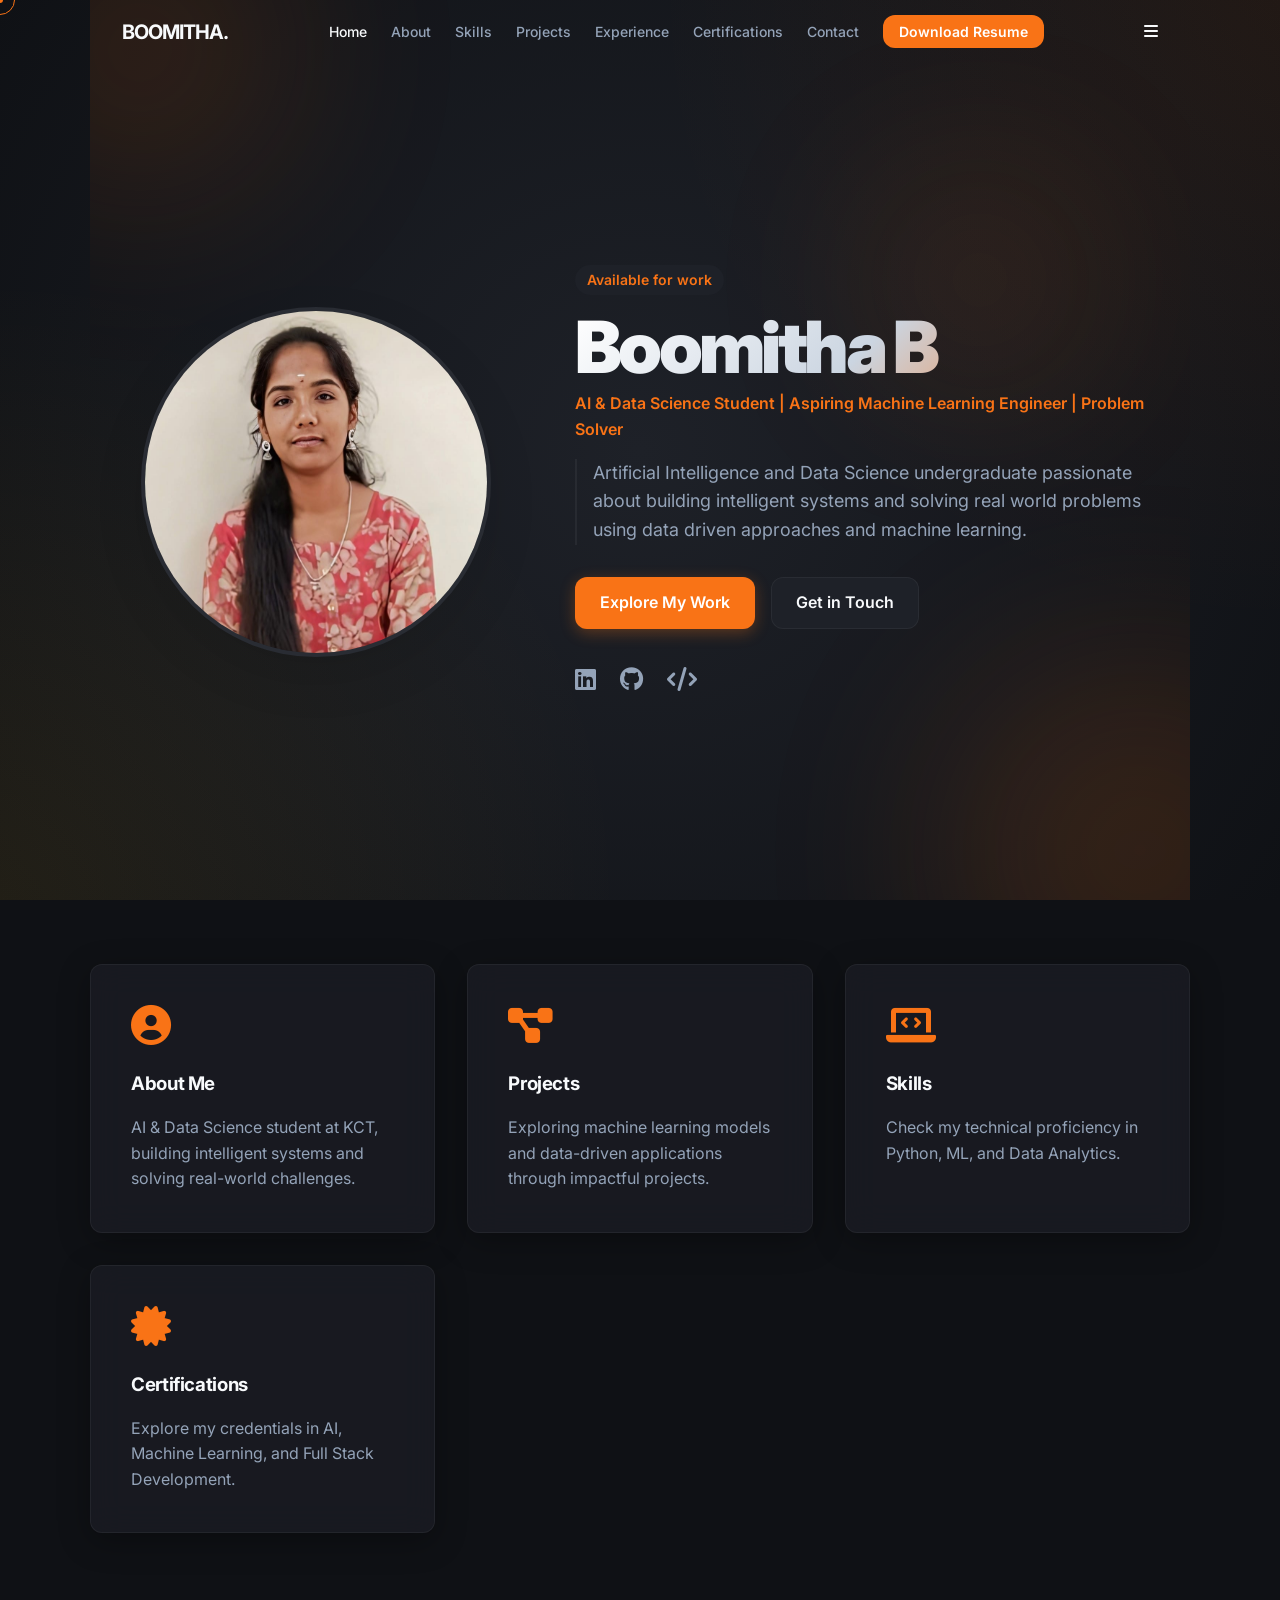
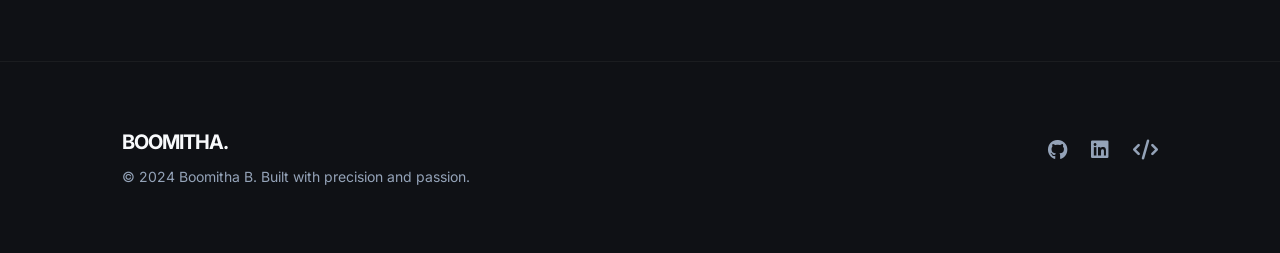
<file: index.html>
<!DOCTYPE html>
<html lang="en">

<head>
    <meta charset="UTF-8">
    <meta name="viewport" content="width=device-width, initial-scale=1.0">
    <title>Boomitha B | AI & Data Science Portfolio</title>
    <link rel="stylesheet" href="index.css">
    <link rel="stylesheet" href="https://cdnjs.cloudflare.com/ajax/libs/font-awesome/6.0.0/css/all.min.css">
</head>

<body class="dark-theme">
    <canvas id="bg-canvas"></canvas>
    <div class="custom-cursor-dot"></div>
    <div class="custom-cursor-outline"></div>
    <!-- Scroll Progress Bar -->
    <div id="scroll-progress"></div>

    <!-- Back to Top Button -->
    <button id="back-to-top" title="Go to top">
        <i class="fas fa-arrow-up"></i>
    </button>

    <!-- Navbar -->
    <header class="navbar">
        <nav class="container nav-container">
            <a href="index.html" class="logo">BOOMITHA<span>.</span></a>
            <ul class="nav-links">
                <li><a href="index.html" class="nav-link active">Home</a></li>
                <li><a href="about.html" class="nav-link">About</a></li>
                <li><a href="skills.html" class="nav-link">Skills</a></li>
                <li><a href="projects.html" class="nav-link">Projects</a></li>
                <li><a href="experience.html" class="nav-link">Experience</a></li>
                <li><a href="certifications.html" class="nav-link">Certifications</a></li>
                <li><a href="contact.html" class="nav-link">Contact</a></li>
                <li><a href="assets/Boomitha-B_23BAD021_Resume.pdf" class="btn-resume" download>Download Resume</a></li>
            </ul>
            <div class="mobile-toggle">
                <i class="fas fa-bars"></i>
            </div>
        </nav>
    </header>

    <main>
        <!-- Hero Section -->
        <section id="home" class="hero container visible">
            <div class="hero-bg-shapes">
                <div class="shape shape-1"></div>
                <div class="shape shape-2"></div>
                <div class="shape shape-3"></div>
            </div>
            <div class="hero-grid">
                <div class="hero-image-container">
                    <div class="profile-circle">
                        <img src="images/Pooja.jpg" alt="Boomitha B">
                    </div>
                </div>
                <div class="hero-content">
                    <span class="section-label">Available for work</span>
                    <h1 class="hero-title" style="margin-bottom: 0.5rem;">Boomitha B</h1>
                    <p class="hero-subtitle-top" style="font-weight: 600; color: var(--primary); margin-bottom: 1rem;">
                        AI & Data Science Student | Aspiring Machine Learning Engineer | Problem Solver</p>
                    <p class="hero-bio"
                        style="font-size: 1.125rem; color: var(--muted-foreground); margin-bottom: 2rem; border-left: 2px solid var(--border); padding-left: 1rem;">
                        Artificial Intelligence and Data Science undergraduate passionate about building intelligent
                        systems and solving real world problems using data driven approaches and machine learning.
                    </p>
                    <div class="hero-btns">
                        <a href="projects.html" class="btn btn-primary">Explore My Work</a>
                        <a href="contact.html" class="btn btn-secondary">Get in Touch</a>
                    </div>
                    <div class="hero-socials">
                        <a href="https://www.linkedin.com/in/boomitha-b-948468291/" title="LinkedIn" target="_blank"><i
                                class="fab fa-linkedin"></i></a>
                        <a href="https://github.com/Boomitha-B" title="GitHub" target="_blank"><i
                                class="fab fa-github"></i></a>
                        <a href="#" title="LeetCode"><i class="fas fa-code"></i></a>
                    </div>
                </div>
            </div>
        </section>

        <!-- Brief Highlight Sections -->
        <section class="container" style="padding: 4rem 0;">
            <div class="grid" style="grid-template-columns: repeat(auto-fit, minmax(300px, 1fr)); gap: 2rem;">
                <a href="about.html" class="card highlight-card"
                    style="padding: 2.5rem; text-decoration: none; transition: transform 0.3s ease;">
                    <i class="fas fa-user-circle"
                        style="font-size: 2.5rem; color: var(--primary); margin-bottom: 1.5rem;"></i>
                    <h3>About Me</h3>
                    <p style="color: var(--muted-foreground); margin-top: 1rem;">AI & Data Science student at KCT,
                        building intelligent systems and solving real-world challenges.</p>
                </a>
                <a href="projects.html" class="card highlight-card"
                    style="padding: 2.5rem; text-decoration: none; transition: transform 0.3s ease;">
                    <i class="fas fa-project-diagram"
                        style="font-size: 2.5rem; color: var(--primary); margin-bottom: 1.5rem;"></i>
                    <h3>Projects</h3>
                    <p style="color: var(--muted-foreground); margin-top: 1rem;">Exploring machine learning models and
                        data-driven applications through impactful projects.</p>
                </a>
                <a href="skills.html" class="card highlight-card"
                    style="padding: 2.5rem; text-decoration: none; transition: transform 0.3s ease;">
                    <i class="fas fa-laptop-code"
                        style="font-size: 2.5rem; color: var(--primary); margin-bottom: 1.5rem;"></i>
                    <h3>Skills</h3>
                    <p style="color: var(--muted-foreground); margin-top: 1rem;">Check my technical proficiency in
                        Python,
                        ML, and Data Analytics.</p>
                </a>
                <a href="certifications.html" class="card highlight-card"
                    style="padding: 2.5rem; text-decoration: none; transition: transform 0.3s ease;">
                    <i class="fas fa-certificate"
                        style="font-size: 2.5rem; color: var(--primary); margin-bottom: 1.5rem;"></i>
                    <h3>Certifications</h3>
                    <p style="color: var(--muted-foreground); margin-top: 1rem;">Explore my credentials in AI, Machine
                        Learning, and Full Stack Development.</p>
                </a>
            </div>
        </section>
    </main>

    <!-- Footer -->
    <footer class="footer">
        <div class="container footer-content">
            <div class="footer-info">
                <span class="logo">BOOMITHA<span>.</span></span>
                <p>&copy; 2024 Boomitha B. Built with precision and passion.</p>
            </div>
            <div class="footer-socials">
                <a href="https://github.com/Boomitha-B" aria-label="GitHub" target="_blank"><i
                        class="fab fa-github"></i></a>
                <a href="https://www.linkedin.com/in/boomitha-b-948468291/" aria-label="LinkedIn" target="_blank"><i
                        class="fab fa-linkedin"></i></a>
                <a href="#" aria-label="LeetCode" target="_blank"><i class="fas fa-code"></i></a>
            </div>
        </div>
    </footer>

    <script src="script.js"></script>
</body>

</html>
</file>
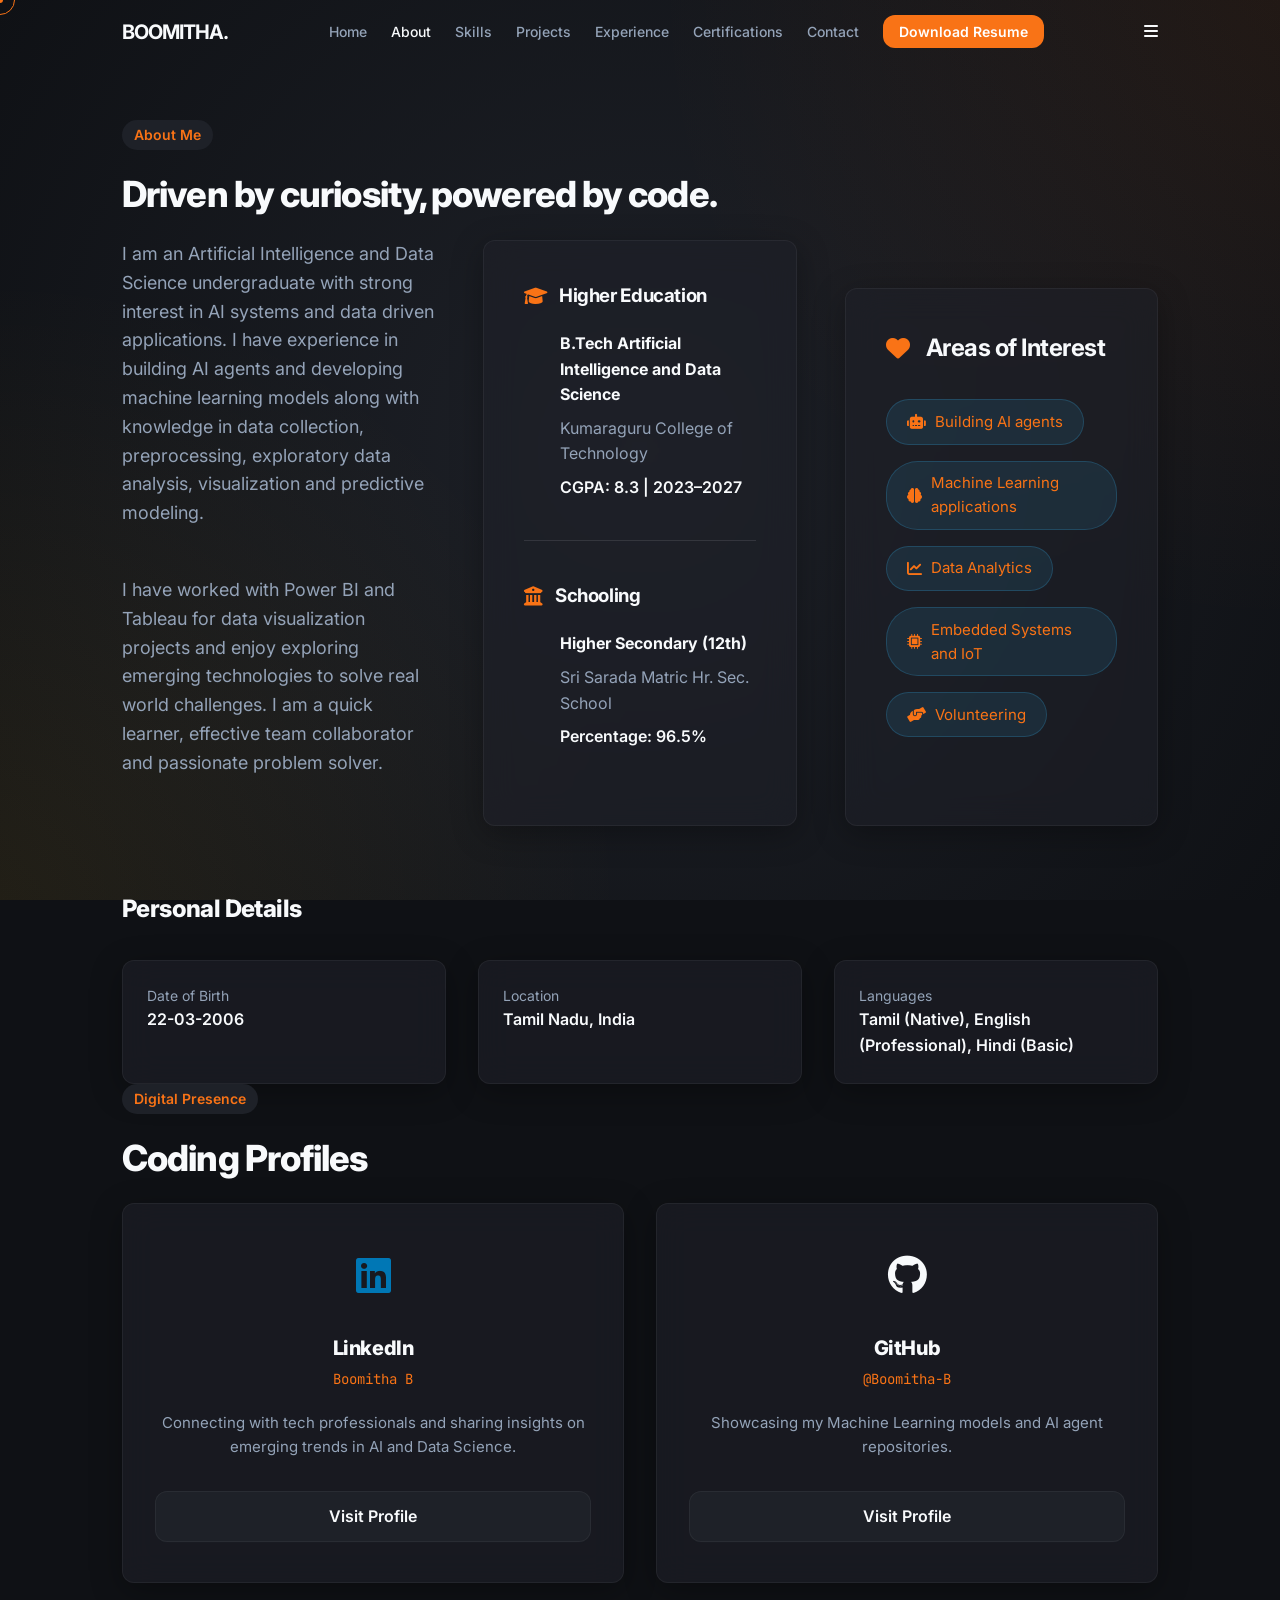
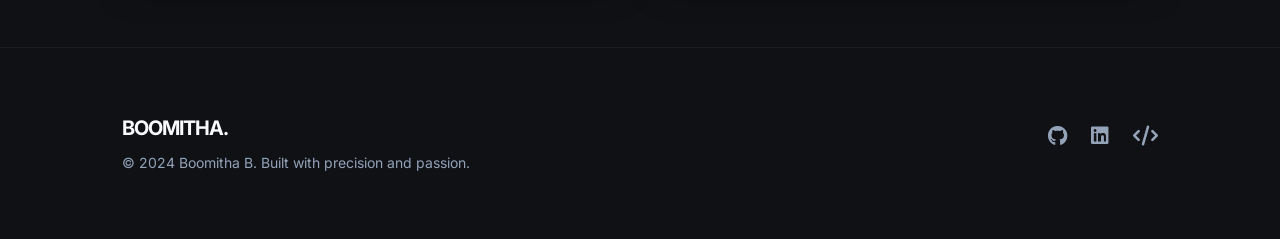
<file: about.html>
<!DOCTYPE html>
<html lang="en">

<head>
    <meta charset="UTF-8">
    <meta name="viewport" content="width=device-width, initial-scale=1.0">
    <title>About | Boomitha B</title>
    <link rel="stylesheet" href="index.css">
    <link rel="stylesheet" href="https://cdnjs.cloudflare.com/ajax/libs/font-awesome/6.0.0/css/all.min.css">
</head>

<body class="dark-theme">
    <canvas id="bg-canvas"></canvas>
    <div class="custom-cursor-dot"></div>
    <div class="custom-cursor-outline"></div>
    <div id="scroll-progress"></div>
    <button id="back-to-top" title="Go to top">
        <i class="fas fa-arrow-up"></i>
    </button>

    <header class="navbar">
        <nav class="container nav-container">
            <a href="index.html" class="logo">BOOMITHA<span>.</span></a>
            <ul class="nav-links">
                <li><a href="index.html" class="nav-link">Home</a></li>
                <li><a href="about.html" class="nav-link active">About</a></li>
                <li><a href="skills.html" class="nav-link">Skills</a></li>
                <li><a href="projects.html" class="nav-link">Projects</a></li>
                <li><a href="experience.html" class="nav-link">Experience</a></li>
                <li><a href="certifications.html" class="nav-link">Certifications</a></li>
                <li><a href="contact.html" class="nav-link">Contact</a></li>
                <li><a href="assets/Boomitha-B_23BAD021_Resume.pdf" class="btn-resume" download>Download Resume</a></li>
            </ul>
            <div class="mobile-toggle">
                <i class="fas fa-bars"></i>
            </div>
        </nav>
    </header>

    <main>
        <section id="about" class="container" style="padding-top: 120px;">
            <span class="section-label">About Me</span>
            <h2 class="section-title">Driven by curiosity, powered by code.</h2>
            <div class="grid" style="grid-template-columns: repeat(auto-fit, minmax(300px, 1fr)); gap: 3rem;">
                <div class="about-text">
                    <p class="section-description">I am an Artificial Intelligence and Data Science undergraduate with
                        strong interest in AI systems and data driven applications. I have experience in building AI
                        agents and developing machine learning models along with knowledge in data collection,
                        preprocessing, exploratory data analysis, visualization and predictive modeling.</p>
                    <p class="section-description" style="margin-top: 1rem;">I have worked with Power BI and Tableau for
                        data visualization projects and enjoy exploring emerging technologies to solve real world
                        challenges. I am a quick learner, effective team collaborator and passionate problem solver.</p>
                </div>
                <div class="about-stats card"
                    style="display: flex; flex-direction: column; gap: 2.5rem; padding: 2.5rem;">
                    <div>
                        <h3 style="margin-bottom: 1.25rem; display: flex; align-items: center; gap: 0.75rem;">
                            <i class="fas fa-graduation-cap" style="color: var(--primary);"></i>
                            Higher Education
                        </h3>
                        <div style="display: flex; flex-direction: column; gap: 0.5rem; padding-left: 2.25rem;">
                            <p><strong>B.Tech Artificial Intelligence and Data Science</strong></p>
                            <p style="color: var(--muted-foreground);">Kumaraguru College of Technology</p>
                            <p style="font-weight: 600;">CGPA: 8.3 | 2023–2027</p>
                        </div>
                    </div>
                    <div style="border-top: 1px solid rgba(255, 255, 255, 0.1); padding-top: 2.5rem;">
                        <h3 style="margin-bottom: 1.25rem; display: flex; align-items: center; gap: 0.75rem;">
                            <i class="fas fa-university" style="color: var(--primary);"></i>
                            Schooling
                        </h3>
                        <div style="display: flex; flex-direction: column; gap: 0.5rem; padding-left: 2.25rem;">
                            <p><strong>Higher Secondary (12th)</strong></p>
                            <p style="color: var(--muted-foreground);">Sri Sarada Matric Hr. Sec. School</p>
                            <p style="font-weight: 600;">Percentage: 96.5%</p>
                        </div>
                    </div>
                </div>

                <!-- Interests Section -->
                <div class="card" style="margin-top: 3rem; padding: 2.5rem;">
                    <div style="display: flex; align-items: center; gap: 1rem; margin-bottom: 2rem;">
                        <i class="fas fa-heart" style="font-size: 1.5rem; color: var(--primary);"></i>
                        <h3 style="font-size: 1.5rem;">Areas of Interest</h3>
                    </div>
                    <div style="display: flex; flex-wrap: wrap; gap: 1rem;">
                        <span class="skill-badge"
                            style="background: rgba(56, 189, 248, 0.1); color: var(--primary); padding: 0.6rem 1.25rem; border-radius: 2rem; border: 1px solid rgba(56, 189, 248, 0.2); font-size: 0.9375rem; display: flex; align-items: center; gap: 0.6rem;"><i
                                class="fas fa-robot"></i> Building AI agents</span>
                        <span class="skill-badge"
                            style="background: rgba(56, 189, 248, 0.1); color: var(--primary); padding: 0.6rem 1.25rem; border-radius: 2rem; border: 1px solid rgba(56, 189, 248, 0.2); font-size: 0.9375rem; display: flex; align-items: center; gap: 0.6rem;"><i
                                class="fas fa-brain"></i> Machine Learning applications</span>
                        <span class="skill-badge"
                            style="background: rgba(56, 189, 248, 0.1); color: var(--primary); padding: 0.6rem 1.25rem; border-radius: 2rem; border: 1px solid rgba(56, 189, 248, 0.2); font-size: 0.9375rem; display: flex; align-items: center; gap: 0.6rem;"><i
                                class="fas fa-chart-line"></i> Data Analytics</span>
                        <span class="skill-badge"
                            style="background: rgba(56, 189, 248, 0.1); color: var(--primary); padding: 0.6rem 1.25rem; border-radius: 2rem; border: 1px solid rgba(56, 189, 248, 0.2); font-size: 0.9375rem; display: flex; align-items: center; gap: 0.6rem;"><i
                                class="fas fa-microchip"></i> Embedded Systems and IoT</span>
                        <span class="skill-badge"
                            style="background: rgba(56, 189, 248, 0.1); color: var(--primary); padding: 0.6rem 1.25rem; border-radius: 2rem; border: 1px solid rgba(56, 189, 248, 0.2); font-size: 0.9375rem; display: flex; align-items: center; gap: 0.6rem;"><i
                                class="fas fa-hands-helping"></i> Volunteering</span>
                    </div>
                </div>
            </div>

            <!-- Personal Details from Resume -->
            <div style="margin-top: 4rem;">
                <h3 class="section-title" style="font-size: 1.5rem; margin-bottom: 2rem;">Personal Details</h3>
                <div class="grid" style="grid-template-columns: repeat(auto-fit, minmax(200px, 1fr)); gap: 2rem;">
                    <div class="card" style="padding: 1.5rem;">
                        <p style="color: var(--muted-foreground); font-size: 0.875rem;">Date of Birth</p>
                        <p style="font-weight: 600;">22-03-2006</p>
                    </div>
                    <div class="card" style="padding: 1.5rem;">
                        <p style="color: var(--muted-foreground); font-size: 0.875rem;">Location</p>
                        <p style="font-weight: 600;">Tamil Nadu, India</p>
                    </div>
                    <div class="card" style="padding: 1.5rem;">
                        <p style="color: var(--muted-foreground); font-size: 0.875rem;">Languages</p>
                        <p style="font-weight: 600;">Tamil (Native), English (Professional), Hindi (Basic)</p>
                    </div>
                </div>
            </div>
        </section>

        <!-- Profiles section integrated here -->
        <section id="profiles" class="container">
            <span class="section-label">Digital Presence</span>
            <h2 class="section-title">Coding Profiles</h2>
            <div class="profiles-grid">
                <div class="profile-card">
                    <div class="profile-icon linkedin-icon"><i class="fab fa-linkedin"></i></div>
                    <h3 class="platform-name">LinkedIn</h3>
                    <p class="username">Boomitha B</p>
                    <p class="profile-desc">Connecting with tech professionals and sharing insights on emerging trends
                        in AI and Data Science.</p>
                    <a href="https://www.linkedin.com/in/boomitha-b-948468291/" class="btn btn-secondary profile-btn"
                        target="_blank">Visit Profile</a>
                </div>
                <div class="profile-card">
                    <div class="profile-icon"><i class="fab fa-github"></i></div>
                    <h3 class="platform-name">GitHub</h3>
                    <p class="username">@Boomitha-B</p>
                    <p class="profile-desc">Showcasing my Machine Learning models and AI agent repositories.</p>
                    <a href="https://github.com/Boomitha-B" class="btn btn-secondary profile-btn" target="_blank">Visit
                        Profile</a>
                </div>
            </div>
        </section>
    </main>

    <footer class="footer">
        <div class="container footer-content">
            <div class="footer-info">
                <span class="logo">BOOMITHA<span>.</span></span>
                <p>&copy; 2024 Boomitha B. Built with precision and passion.</p>
            </div>
            <div class="footer-socials">
                <a href="https://github.com/Boomitha-B" aria-label="GitHub" target="_blank"><i
                        class="fab fa-github"></i></a>
                <a href="https://www.linkedin.com/in/boomitha-b-948468291/" aria-label="LinkedIn" target="_blank"><i
                        class="fab fa-linkedin"></i></a>
                <a href="#" aria-label="LeetCode" target="_blank"><i class="fas fa-code"></i></a>
            </div>
        </div>
    </footer>

    <script src="script.js"></script>
</body>

</html>
</file>
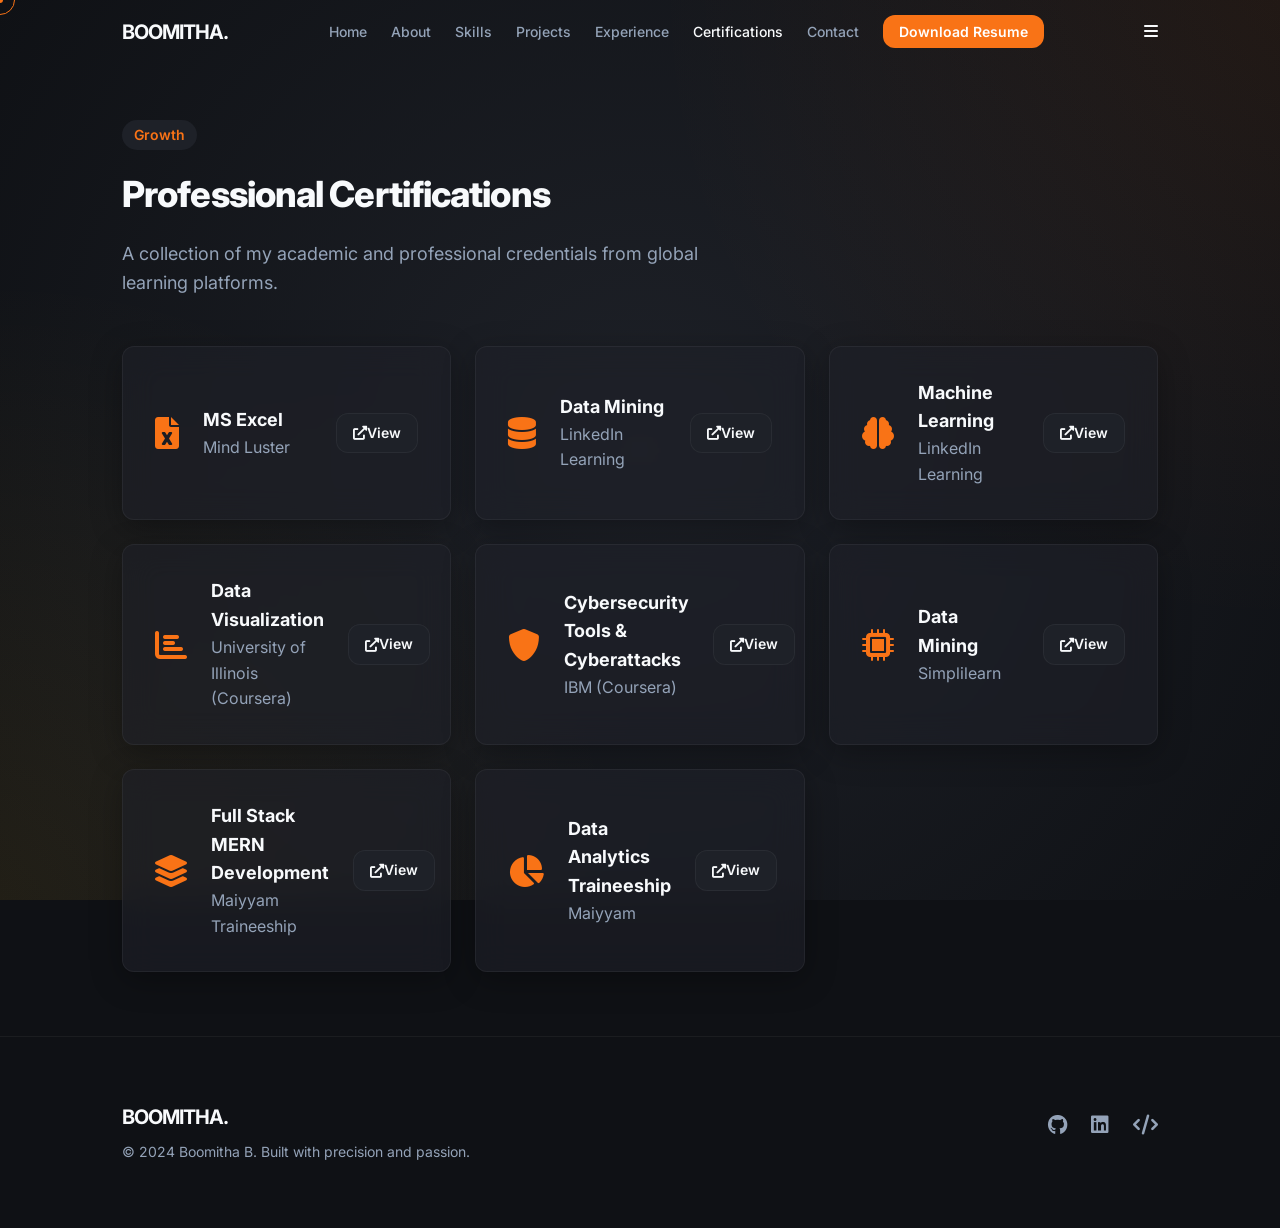
<file: certifications.html>
<!DOCTYPE html>
<html lang="en">

<head>
    <meta charset="UTF-8">
    <meta name="viewport" content="width=device-width, initial-scale=1.0">
    <title>Certifications | Boomitha B</title>
    <link rel="stylesheet" href="index.css">
    <link rel="stylesheet" href="https://cdnjs.cloudflare.com/ajax/libs/font-awesome/6.0.0/css/all.min.css">
</head>

<body class="dark-theme">
    <canvas id="bg-canvas"></canvas>
    <div class="custom-cursor-dot"></div>
    <div class="custom-cursor-outline"></div>
    <div id="scroll-progress"></div>
    <button id="back-to-top" title="Go to top">
        <i class="fas fa-arrow-up"></i>
    </button>

    <header class="navbar">
        <nav class="container nav-container">
            <a href="index.html" class="logo">BOOMITHA<span>.</span></a>
            <ul class="nav-links">
                <li><a href="index.html" class="nav-link">Home</a></li>
                <li><a href="about.html" class="nav-link">About</a></li>
                <li><a href="skills.html" class="nav-link">Skills</a></li>
                <li><a href="projects.html" class="nav-link">Projects</a></li>
                <li><a href="experience.html" class="nav-link">Experience</a></li>
                <li><a href="certifications.html" class="nav-link active">Certifications</a></li>
                <li><a href="contact.html" class="nav-link">Contact</a></li>
                <li><a href="assets/Boomitha-B_23BAD021_Resume.pdf" class="btn-resume" download>Download Resume</a></li>
            </ul>
            <div class="mobile-toggle">
                <i class="fas fa-bars"></i>
            </div>
        </nav>
    </header>

    <main>
        <section id="certifications" class="container" style="padding-top: 120px;">
            <span class="section-label">Growth</span>
            <h2 class="section-title">Professional Certifications</h2>
            <p class="section-description" style="margin-bottom: 3rem;">A collection of my academic and professional
                credentials from global learning platforms.</p>

            <div class="grid" style="grid-template-columns: repeat(auto-fit, minmax(300px, 1fr)); gap: 1.5rem;">
                <!-- MS Excel -->
                <div class="card cert-card" style="padding: 2rem; display: flex; align-items: center; gap: 1.5rem;">
                    <i class="fas fa-file-excel" style="color: var(--primary); font-size: 2rem;"></i>
                    <div style="flex-grow: 1;">
                        <h4 style="font-size: 1.125rem;">MS Excel</h4>
                        <p style="color: var(--muted-foreground);">Mind Luster</p>
                    </div>
                    <a href="https://www.mindluster.com/student/certificate/1cbbb91d" class="btn btn-secondary"
                        style="padding: 0.5rem 1rem; font-size: 0.875rem;" target="_blank"><i
                            class="fas fa-external-link-alt"></i> View</a>
                </div>
                <!-- Data Mining LinkedIn -->
                <div class="card cert-card" style="padding: 2rem; display: flex; align-items: center; gap: 1.5rem;">
                    <i class="fas fa-database" style="color: var(--primary); font-size: 2rem;"></i>
                    <div style="flex-grow: 1;">
                        <h4 style="font-size: 1.125rem;">Data Mining</h4>
                        <p style="color: var(--muted-foreground);">LinkedIn Learning</p>
                    </div>
                    <a href="https://www.linkedin.com/learning/certificates/bfaf193dbb143929810fdbe39980d9a90f59b8f88e9f341a22c0c7842fa1a003?trk=share_certificate"
                        class="btn btn-secondary" style="padding: 0.5rem 1rem; font-size: 0.875rem;" target="_blank"><i
                            class="fas fa-external-link-alt"></i> View</a>
                </div>
                <!-- Machine Learning LinkedIn -->
                <div class="card cert-card" style="padding: 2rem; display: flex; align-items: center; gap: 1.5rem;">
                    <i class="fas fa-brain" style="color: var(--primary); font-size: 2rem;"></i>
                    <div style="flex-grow: 1;">
                        <h4 style="font-size: 1.125rem;">Machine Learning</h4>
                        <p style="color: var(--muted-foreground);">LinkedIn Learning</p>
                    </div>
                    <a href="https://www.linkedin.com/learning/certificates/8df29d29c97c8086745d7e66a94ea320b609485cd945bb96da5b84e113526eff?trk=share_certificate"
                        class="btn btn-secondary" style="padding: 0.5rem 1rem; font-size: 0.875rem;" target="_blank"><i
                            class="fas fa-external-link-alt"></i> View</a>
                </div>
                <!-- Data Visualization Coursera -->
                <div class="card cert-card" style="padding: 2rem; display: flex; align-items: center; gap: 1.5rem;">
                    <i class="fas fa-chart-bar" style="color: var(--primary); font-size: 2rem;"></i>
                    <div style="flex-grow: 1;">
                        <h4 style="font-size: 1.125rem;">Data Visualization</h4>
                        <p style="color: var(--muted-foreground);">University of Illinois (Coursera)</p>
                    </div>
                    <a href="https://www.coursera.org/account/accomplishments/verify/WQPJNMYTT2OJ?utm_source=link&utm_medium=certificate&utm_content=cert_image&utm_campaign=sharing_cta&utm_product=course"
                        class="btn btn-secondary" style="padding: 0.5rem 1rem; font-size: 0.875rem;" target="_blank"><i
                            class="fas fa-external-link-alt"></i> View</a>
                </div>
                <!-- Cybersecurity IBM -->
                <div class="card cert-card" style="padding: 2rem; display: flex; align-items: center; gap: 1.5rem;">
                    <i class="fas fa-shield-alt" style="color: var(--primary); font-size: 2rem;"></i>
                    <div style="flex-grow: 1;">
                        <h4 style="font-size: 1.125rem;">Cybersecurity Tools & Cyberattacks</h4>
                        <p style="color: var(--muted-foreground);">IBM (Coursera)</p>
                    </div>
                    <a href="https://www.coursera.org/account/accomplishments/verify/JWQ5HY8YN29C?utm_source=link&utm_medium=certificate&utm_content=cert_image&utm_campaign=sharing_cta&utm_product=course"
                        class="btn btn-secondary" style="padding: 0.5rem 1rem; font-size: 0.875rem;" target="_blank"><i
                            class="fas fa-external-link-alt"></i> View</a>
                </div>
                <!-- Data Mining Simplilearn -->
                <div class="card cert-card" style="padding: 2rem; display: flex; align-items: center; gap: 1.5rem;">
                    <i class="fas fa-microchip" style="color: var(--primary); font-size: 2rem;"></i>
                    <div style="flex-grow: 1;">
                        <h4 style="font-size: 1.125rem;">Data Mining</h4>
                        <p style="color: var(--muted-foreground);">Simplilearn</p>
                    </div>
                    <a href="https://certificates.simplicdn.net/share/7885233_81334891740073786145.pdf"
                        class="btn btn-secondary" style="padding: 0.5rem 1rem; font-size: 0.875rem;" target="_blank"><i
                            class="fas fa-external-link-alt"></i> View</a>
                </div>
                <!-- Full Stack MERN -->
                <div class="card cert-card" style="padding: 2rem; display: flex; align-items: center; gap: 1.5rem;">
                    <i class="fas fa-layer-group" style="color: var(--primary); font-size: 2rem;"></i>
                    <div style="flex-grow: 1;">
                        <h4 style="font-size: 1.125rem;">Full Stack MERN Development</h4>
                        <p style="color: var(--muted-foreground);">Maiyyam Traineeship</p>
                    </div>
                    <a href="assets/certificates/mern_certificate.pdf" class="btn btn-secondary"
                        style="padding: 0.5rem 1rem; font-size: 0.875rem;" target="_blank"><i
                            class="fas fa-external-link-alt"></i> View</a>
                </div>
                <!-- Data Analytics Traineeship -->
                <div class="card cert-card" style="padding: 2rem; display: flex; align-items: center; gap: 1.5rem;">
                    <i class="fas fa-chart-pie" style="color: var(--primary); font-size: 2rem;"></i>
                    <div style="flex-grow: 1;">
                        <h4 style="font-size: 1.125rem;">Data Analytics Traineeship</h4>
                        <p style="color: var(--muted-foreground);">Maiyyam</p>
                    </div>
                    <a href="assets/certificates/analytics_certificate.pdf" class="btn btn-secondary"
                        style="padding: 0.5rem 1rem; font-size: 0.875rem;" target="_blank"><i
                            class="fas fa-external-link-alt"></i> View</a>
                </div>
            </div>
        </section>
    </main>

    <footer class="footer">
        <div class="container footer-content">
            <div class="footer-info">
                <span class="logo">BOOMITHA<span>.</span></span>
                <p>&copy; 2024 Boomitha B. Built with precision and passion.</p>
            </div>
            <div class="footer-socials">
                <a href="https://github.com/Boomitha-B" aria-label="GitHub" target="_blank"><i
                        class="fab fa-github"></i></a>
                <a href="https://www.linkedin.com/in/boomitha-b-948468291/" aria-label="LinkedIn" target="_blank"><i
                        class="fab fa-linkedin"></i></a>
                <a href="#" aria-label="LeetCode" target="_blank"><i class="fas fa-code"></i></a>
            </div>
        </div>
    </footer>

    <script src="script.js"></script>
</body>

</html>
</file>
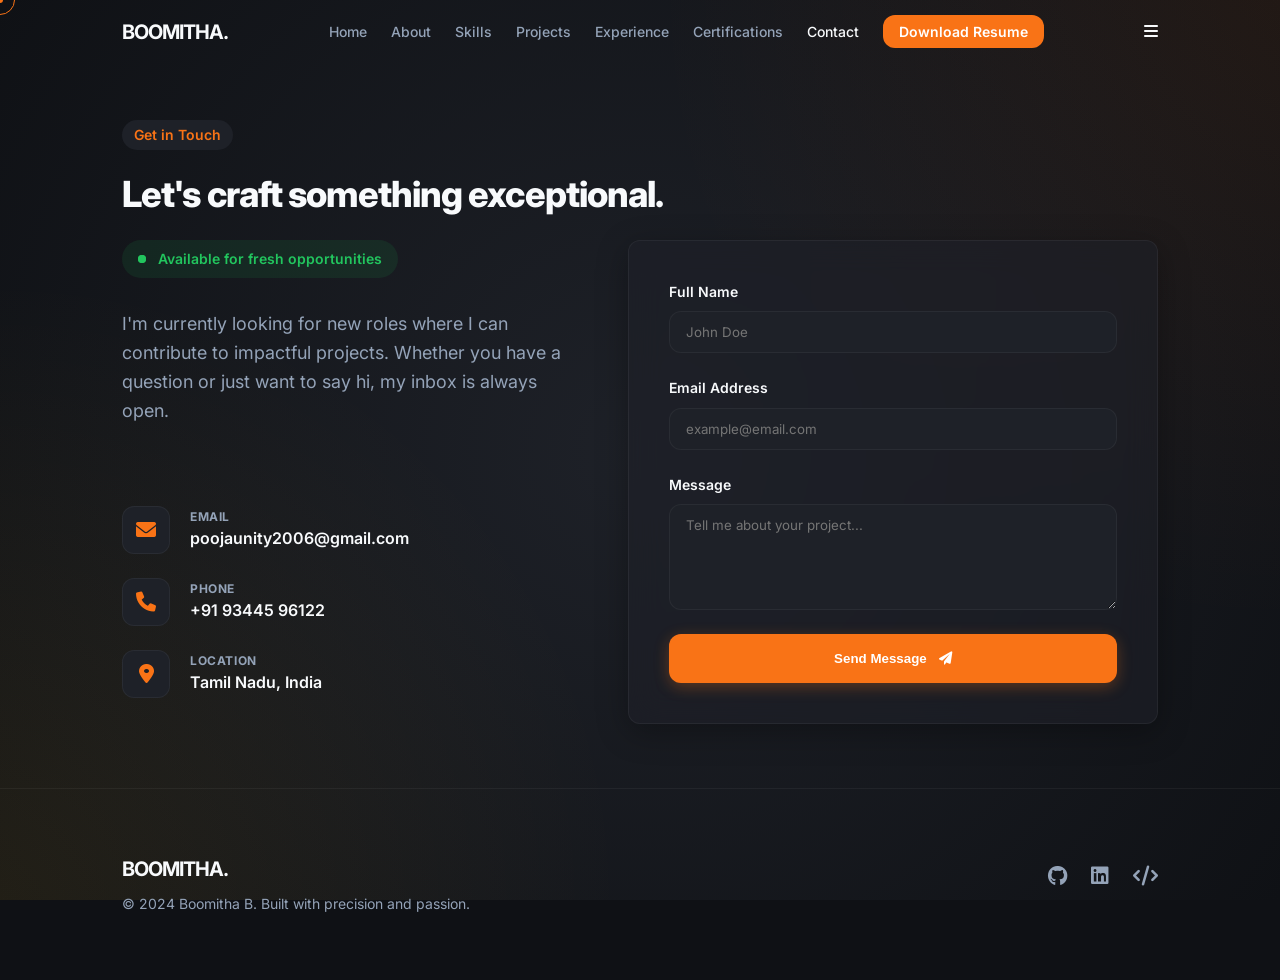
<file: contact.html>
<!DOCTYPE html>
<html lang="en">

<head>
    <meta charset="UTF-8">
    <meta name="viewport" content="width=device-width, initial-scale=1.0">
    <title>Contact | Boomitha B</title>
    <link rel="stylesheet" href="index.css">
    <link rel="stylesheet" href="https://cdnjs.cloudflare.com/ajax/libs/font-awesome/6.0.0/css/all.min.css">
</head>

<body class="dark-theme">
    <canvas id="bg-canvas"></canvas>
    <div class="custom-cursor-dot"></div>
    <div class="custom-cursor-outline"></div>
    <div id="scroll-progress"></div>
    <button id="back-to-top" title="Go to top">
        <i class="fas fa-arrow-up"></i>
    </button>

    <header class="navbar">
        <nav class="container nav-container">
            <a href="index.html" class="logo">BOOMITHA<span>.</span></a>
            <ul class="nav-links">
                <li><a href="index.html" class="nav-link">Home</a></li>
                <li><a href="about.html" class="nav-link">About</a></li>
                <li><a href="skills.html" class="nav-link">Skills</a></li>
                <li><a href="projects.html" class="nav-link">Projects</a></li>
                <li><a href="experience.html" class="nav-link">Experience</a></li>
                <li><a href="certifications.html" class="nav-link">Certifications</a></li>
                <li><a href="contact.html" class="nav-link active">Contact</a></li>
                <li><a href="assets/Boomitha-B_23BAD021_Resume.pdf" class="btn-resume" download>Download Resume</a></li>
            </ul>
            <div class="mobile-toggle">
                <i class="fas fa-bars"></i>
            </div>
        </nav>
    </header>

    <main>
        <section id="contact" class="container" style="padding-top: 120px;">
            <span class="section-label">Get in Touch</span>
            <h2 class="section-title">Let's craft something exceptional.</h2>
            <div class="contact-grid">
                <div class="contact-sidebar">
                    <div class="availability-badge">
                        <span class="pulse"></span>
                        Available for fresh opportunities
                    </div>
                    <p class="section-description">I'm currently looking for new roles where I can contribute to
                        impactful projects. Whether you have a question or just want to say hi, my inbox is always open.
                    </p>

                    <div class="contact-links">
                        <div class="contact-item">
                            <div class="contact-icon"><i class="fas fa-envelope"></i></div>
                            <div class="contact-details">
                                <span class="contact-label">Email</span>
                                <a href="mailto:poojaunity2006@gmail.com"
                                    class="contact-value">poojaunity2006@gmail.com</a>
                            </div>
                        </div>
                        <div class="contact-item">
                            <div class="contact-icon"><i class="fas fa-phone"></i></div>
                            <div class="contact-details">
                                <span class="contact-label">Phone</span>
                                <a href="tel:+919344596122" class="contact-value">+91 93445 96122</a>
                            </div>
                        </div>
                        <div class="contact-item">
                            <div class="contact-icon"><i class="fas fa-map-marker-alt"></i></div>
                            <div class="contact-details">
                                <span class="contact-label">Location</span>
                                <span class="contact-value">Tamil Nadu, India</span>
                            </div>
                        </div>
                    </div>
                </div>

                <div class="contact-form-container">
                    <form id="contact-form" class="professional-form">
                        <div class="form-group">
                            <label for="name">Full Name</label>
                            <input type="text" id="name" placeholder="John Doe" pattern="^[A-Za-z\s]+$"
                                title="Name should only contain letters and spaces" required>
                        </div>
                        <div class="form-group">
                            <label for="email">Email Address</label>
                            <input type="email" id="email" placeholder="example@email.com" required>
                        </div>
                        <div class="form-group">
                            <label for="message">Message</label>
                            <textarea id="message" rows="5" placeholder="Tell me about your project..."
                                required></textarea>
                        </div>
                        <button type="submit" class="btn btn-primary submit-btn">
                            <span>Send Message</span>
                            <i class="fas fa-paper-plane"></i>
                        </button>
                    </form>
                </div>
            </div>
        </section>
    </main>

    <footer class="footer">
        <div class="container footer-content">
            <div class="footer-info">
                <span class="logo">BOOMITHA<span>.</span></span>
                <p>&copy; 2024 Boomitha B. Built with precision and passion.</p>
            </div>
            <div class="footer-socials">
                <a href="https://github.com/Boomitha-B" aria-label="GitHub" target="_blank"><i
                        class="fab fa-github"></i></a>
                <a href="https://www.linkedin.com/in/boomitha-b-948468291/" aria-label="LinkedIn" target="_blank"><i
                        class="fab fa-linkedin"></i></a>
                <a href="#" aria-label="LeetCode" target="_blank"><i class="fas fa-code"></i></a>
            </div>
        </div>
    </footer>

    <script src="script.js"></script>
</body>

</html>
</file>
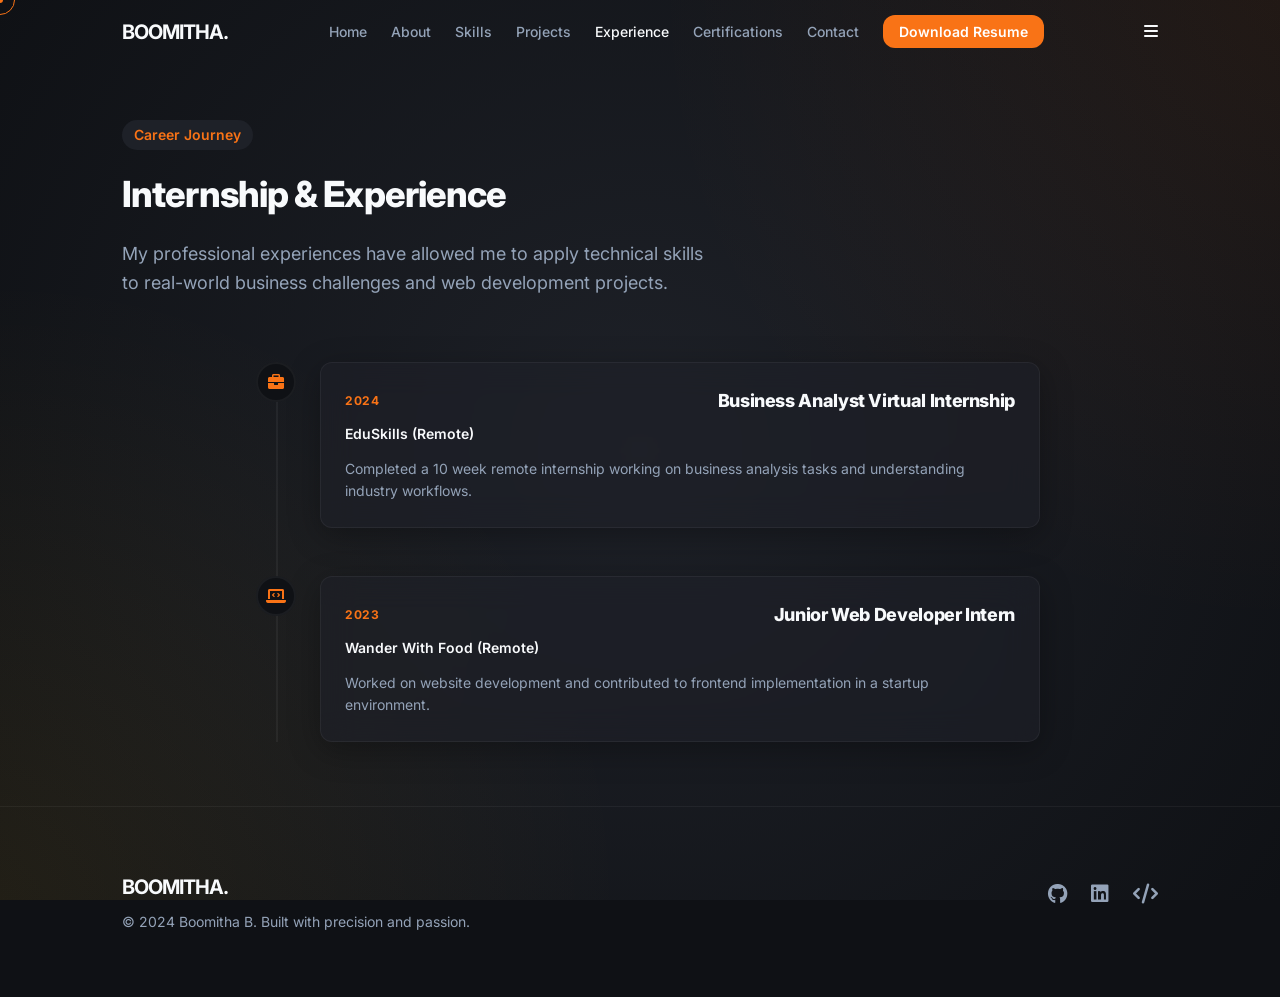
<file: experience.html>
<!DOCTYPE html>
<html lang="en">

<head>
    <meta charset="UTF-8">
    <meta name="viewport" content="width=device-width, initial-scale=1.0">
    <title>Experience | Boomitha B</title>
    <link rel="stylesheet" href="index.css">
    <link rel="stylesheet" href="https://cdnjs.cloudflare.com/ajax/libs/font-awesome/6.0.0/css/all.min.css">
</head>

<body class="dark-theme">
    <canvas id="bg-canvas"></canvas>
    <div class="custom-cursor-dot"></div>
    <div class="custom-cursor-outline"></div>
    <div id="scroll-progress"></div>
    <button id="back-to-top" title="Go to top">
        <i class="fas fa-arrow-up"></i>
    </button>

    <header class="navbar">
        <nav class="container nav-container">
            <a href="index.html" class="logo">BOOMITHA<span>.</span></a>
            <ul class="nav-links">
                <li><a href="index.html" class="nav-link">Home</a></li>
                <li><a href="about.html" class="nav-link">About</a></li>
                <li><a href="skills.html" class="nav-link">Skills</a></li>
                <li><a href="projects.html" class="nav-link">Projects</a></li>
                <li><a href="experience.html" class="nav-link active">Experience</a></li>
                <li><a href="certifications.html" class="nav-link">Certifications</a></li>
                <li><a href="contact.html" class="nav-link">Contact</a></li>
                <li><a href="assets/Boomitha-B_23BAD021_Resume.pdf" class="btn-resume" download>Download Resume</a></li>
            </ul>
            <div class="mobile-toggle">
                <i class="fas fa-bars"></i>
            </div>
        </nav>
    </header>

    <main>
        <section id="experience" class="container" style="padding-top: 120px;">
            <span class="section-label">Career Journey</span>
            <h2 class="section-title">Internship & Experience</h2>
            <p class="section-description" style="margin-bottom: 3rem;">My professional experiences have allowed me to
                apply technical skills to real-world business challenges and web development projects.</p>

            <div class="timeline">
                <!-- Internship 1 -->
                <div class="timeline-item">
                    <div class="timeline-dot"><i class="fas fa-briefcase"></i></div>
                    <div class="timeline-content">
                        <div class="timeline-header">
                            <span class="timeline-year">2024</span>
                            <h3 class="timeline-event">Business Analyst Virtual Internship</h3>
                        </div>
                        <div class="timeline-rank">EduSkills (Remote)</div>
                        <p class="timeline-desc">Completed a 10 week remote internship working on business analysis
                            tasks and understanding industry workflows.</p>
                    </div>
                </div>

                <!-- Internship 2 -->
                <div class="timeline-item">
                    <div class="timeline-dot"><i class="fas fa-laptop-code"></i></div>
                    <div class="timeline-content">
                        <div class="timeline-header">
                            <span class="timeline-year">2023</span>
                            <h3 class="timeline-event">Junior Web Developer Intern</h3>
                        </div>
                        <div class="timeline-rank">Wander With Food (Remote)</div>
                        <p class="timeline-desc">Worked on website development and contributed to frontend
                            implementation in a startup environment.</p>
                    </div>
                </div>
            </div>
        </section>
    </main>

    <footer class="footer">
        <div class="container footer-content">
            <div class="footer-info">
                <span class="logo">BOOMITHA<span>.</span></span>
                <p>&copy; 2024 Boomitha B. Built with precision and passion.</p>
            </div>
            <div class="footer-socials">
                <a href="https://github.com/Boomitha-B" aria-label="GitHub" target="_blank"><i
                        class="fab fa-github"></i></a>
                <a href="https://www.linkedin.com/in/boomitha-b-948468291/" aria-label="LinkedIn" target="_blank"><i
                        class="fab fa-linkedin"></i></a>
                <a href="#" aria-label="LeetCode" target="_blank"><i class="fas fa-code"></i></a>
            </div>
        </div>
    </footer>

    <script src="script.js"></script>
</body>

</html>
</file>
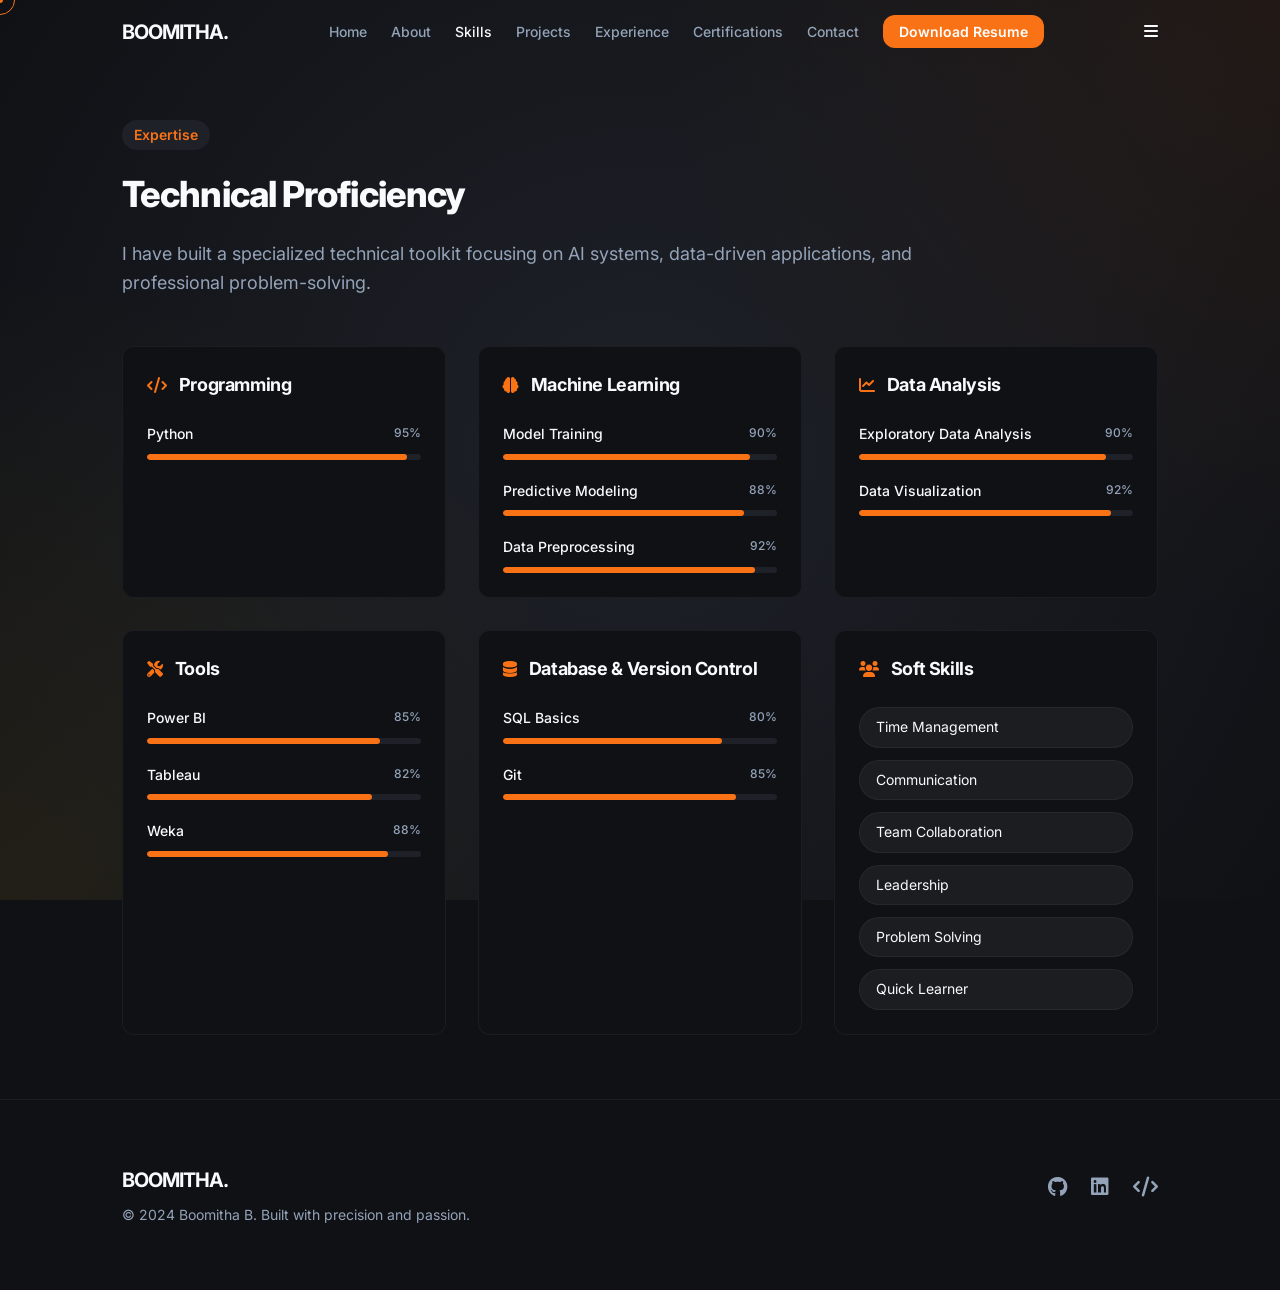
<file: skills.html>
<!DOCTYPE html>
<html lang="en">

<head>
    <meta charset="UTF-8">
    <meta name="viewport" content="width=device-width, initial-scale=1.0">
    <title>Skills | Boomitha B</title>
    <link rel="stylesheet" href="index.css">
    <link rel="stylesheet" href="https://cdnjs.cloudflare.com/ajax/libs/font-awesome/6.0.0/css/all.min.css">
</head>

<body class="dark-theme">
    <canvas id="bg-canvas"></canvas>
    <div class="custom-cursor-dot"></div>
    <div class="custom-cursor-outline"></div>
    <div id="scroll-progress"></div>
    <button id="back-to-top" title="Go to top">
        <i class="fas fa-arrow-up"></i>
    </button>

    <header class="navbar">
        <nav class="container nav-container">
            <a href="index.html" class="logo">BOOMITHA<span>.</span></a>
            <ul class="nav-links">
                <li><a href="index.html" class="nav-link">Home</a></li>
                <li><a href="about.html" class="nav-link">About</a></li>
                <li><a href="skills.html" class="nav-link active">Skills</a></li>
                <li><a href="projects.html" class="nav-link">Projects</a></li>
                <li><a href="experience.html" class="nav-link">Experience</a></li>
                <li><a href="certifications.html" class="nav-link">Certifications</a></li>
                <li><a href="contact.html" class="nav-link">Contact</a></li>
                <li><a href="assets/Boomitha-B_23BAD021_Resume.pdf" class="btn-resume" download>Download Resume</a></li>
            </ul>
            <div class="mobile-toggle">
                <i class="fas fa-bars"></i>
            </div>
        </nav>
    </header>

    <main>
        <section id="skills" class="container" style="padding-top: 120px;">
            <span class="section-label">Expertise</span>
            <h2 class="section-title">Technical Proficiency</h2>
            <p class="section-description" style="margin-bottom: 3rem; max-width: 800px;">I have built a specialized
                technical toolkit focusing on AI systems, data-driven applications, and professional problem-solving.
            </p>

            <div class="skills-categories-grid">
                <!-- Programming -->
                <div class="category-card">
                    <h3 class="category-title"><i class="fas fa-code"></i> Programming</h3>
                    <div class="skills-list">
                        <div class="skill-item">
                            <div class="skill-info"><span>Python</span><span>95%</span></div>
                            <div class="skill-bar">
                                <div class="skill-progress" style="width: 95%;"></div>
                            </div>
                        </div>
                    </div>
                </div>

                <!-- Machine Learning -->
                <div class="category-card">
                    <h3 class="category-title"><i class="fas fa-brain"></i> Machine Learning</h3>
                    <div class="skills-list">
                        <div class="skill-item">
                            <div class="skill-info"><span>Model Training</span><span>90%</span></div>
                            <div class="skill-bar">
                                <div class="skill-progress" style="width: 90%;"></div>
                            </div>
                        </div>
                        <div class="skill-item">
                            <div class="skill-info"><span>Predictive Modeling</span><span>88%</span></div>
                            <div class="skill-bar">
                                <div class="skill-progress" style="width: 88%;"></div>
                            </div>
                        </div>
                        <div class="skill-item">
                            <div class="skill-info"><span>Data Preprocessing</span><span>92%</span></div>
                            <div class="skill-bar">
                                <div class="skill-progress" style="width: 92%;"></div>
                            </div>
                        </div>
                    </div>
                </div>

                <!-- Data Analysis -->
                <div class="category-card">
                    <h3 class="category-title"><i class="fas fa-chart-line"></i> Data Analysis</h3>
                    <div class="skills-list">
                        <div class="skill-item">
                            <div class="skill-info"><span>Exploratory Data Analysis</span><span>90%</span></div>
                            <div class="skill-bar">
                                <div class="skill-progress" style="width: 90%;"></div>
                            </div>
                        </div>
                        <div class="skill-item">
                            <div class="skill-info"><span>Data Visualization</span><span>92%</span></div>
                            <div class="skill-bar">
                                <div class="skill-progress" style="width: 92%;"></div>
                            </div>
                        </div>
                    </div>
                </div>

                <!-- Tools -->
                <div class="category-card">
                    <h3 class="category-title"><i class="fas fa-tools"></i> Tools</h3>
                    <div class="skills-list">
                        <div class="skill-item">
                            <div class="skill-info"><span>Power BI</span><span>85%</span></div>
                            <div class="skill-bar">
                                <div class="skill-progress" style="width: 85%;"></div>
                            </div>
                        </div>
                        <div class="skill-item">
                            <div class="skill-info"><span>Tableau</span><span>82%</span></div>
                            <div class="skill-bar">
                                <div class="skill-progress" style="width: 82%;"></div>
                            </div>
                        </div>
                        <div class="skill-item">
                            <div class="skill-info"><span>Weka</span><span>88%</span></div>
                            <div class="skill-bar">
                                <div class="skill-progress" style="width: 88%;"></div>
                            </div>
                        </div>
                    </div>
                </div>

                <!-- Database & Version Control -->
                <div class="category-card">
                    <h3 class="category-title"><i class="fas fa-database"></i> Database & Version Control</h3>
                    <div class="skills-list">
                        <div class="skill-item">
                            <div class="skill-info"><span>SQL Basics</span><span>80%</span></div>
                            <div class="skill-bar">
                                <div class="skill-progress" style="width: 80%;"></div>
                            </div>
                        </div>
                        <div class="skill-item">
                            <div class="skill-info"><span>Git</span><span>85%</span></div>
                            <div class="skill-bar">
                                <div class="skill-progress" style="width: 85%;"></div>
                            </div>
                        </div>
                    </div>
                </div>

                <!-- Soft Skills -->
                <div class="category-card">
                    <h3 class="category-title"><i class="fas fa-users"></i> Soft Skills</h3>
                    <div class="skills-list horizontal-skills" style="display: flex; flex-wrap: wrap; gap: 0.75rem;">
                        <span class="skill-badge"
                            style="background: rgba(255,255,255,0.05); padding: 0.5rem 1rem; border-radius: 2rem; border: 1px solid var(--border); font-size: 0.875rem;">Time
                            Management</span>
                        <span class="skill-badge"
                            style="background: rgba(255,255,255,0.05); padding: 0.5rem 1rem; border-radius: 2rem; border: 1px solid var(--border); font-size: 0.875rem;">Communication</span>
                        <span class="skill-badge"
                            style="background: rgba(255,255,255,0.05); padding: 0.5rem 1rem; border-radius: 2rem; border: 1px solid var(--border); font-size: 0.875rem;">Team
                            Collaboration</span>
                        <span class="skill-badge"
                            style="background: rgba(255,255,255,0.05); padding: 0.5rem 1rem; border-radius: 2rem; border: 1px solid var(--border); font-size: 0.875rem;">Leadership</span>
                        <span class="skill-badge"
                            style="background: rgba(255,255,255,0.05); padding: 0.5rem 1rem; border-radius: 2rem; border: 1px solid var(--border); font-size: 0.875rem;">Problem
                            Solving</span>
                        <span class="skill-badge"
                            style="background: rgba(255,255,255,0.05); padding: 0.5rem 1rem; border-radius: 2rem; border: 1px solid var(--border); font-size: 0.875rem;">Quick
                            Learner</span>
                    </div>
                </div>
            </div>
        </section>
    </main>

    <footer class="footer">
        <div class="container footer-content">
            <div class="footer-info">
                <span class="logo">BOOMITHA<span>.</span></span>
                <p>&copy; 2024 Boomitha B. Built with precision and passion.</p>
            </div>
            <div class="footer-socials">
                <a href="https://github.com/Boomitha-B" aria-label="GitHub" target="_blank"><i
                        class="fab fa-github"></i></a>
                <a href="https://www.linkedin.com/in/boomitha-b-948468291/" aria-label="LinkedIn" target="_blank"><i
                        class="fab fa-linkedin"></i></a>
                <a href="#" aria-label="LeetCode" target="_blank"><i class="fas fa-code"></i></a>
            </div>
        </div>
    </footer>

    <script src="script.js"></script>
</body>

</html>
</file>
<file: index.css>
@import url('https://fonts.googleapis.com/css2?family=Inter:ital,opsz,wght@0,14..32,100..900;1,14..32,100..900&family=JetBrains+Mono:ital,wght@0,100..800;1,100..800&display=swap');

:root {
    /* Charcoal Slate & Sunset Orange Palette */
    --background: #0f1115;
    /* Professional "Lite Black" */
    --foreground: #f8fafc;
    --muted: #1e2128;
    --muted-foreground: #94a3b8;
    --border: rgba(255, 255, 255, 0.05);
    --primary: #f97316;
    /* Sunset Orange */
    --primary-foreground: #ffffff;
    --secondary: #27272a;
    --secondary-foreground: #f8fafc;
    --accent: #fbbf24;
    /* Golden Amber */
    --accent-foreground: #0f1115;

    /* Professional Shadows with Orange Glow */
    --shadow-sm: 0 1px 2px 0 rgba(0, 0, 0, 0.5);
    --shadow: 0 10px 15px -3px rgba(0, 0, 0, 0.6);
    --shadow-md: 0 20px 25px -5px rgba(0, 0, 0, 0.7);
    --glow: 0 0 20px rgba(249, 115, 22, 0.15);

    /* Transitions */
    --transition-fast: 0.2s cubic-bezier(0.4, 0, 0.2, 1);
    --transition-slow: 0.5s cubic-bezier(0.4, 0, 0.2, 1);

    /* Borders */
    --radius: 12px;
}

/* Custom Cursor */
.custom-cursor-dot,
.custom-cursor-outline {
    pointer-events: none;
    position: fixed;
    top: 0;
    left: 0;
    transform: translate(-50%, -50%);
    border-radius: 50%;
    z-index: 9999;
    transition: transform 0.1s ease-out, opacity 0.3s ease-in-out, background-color 0.3s ease;
}

.custom-cursor-dot {
    width: 6px;
    height: 6px;
    background-color: var(--primary);
}

.custom-cursor-outline {
    width: 30px;
    height: 30px;
    border: 1.5px solid var(--primary);
    transition: width 0.3s ease, height 0.3s ease, border-color 0.3s ease, transform 0.15s ease-out;
}

.cursor-hover .custom-cursor-dot {
    transform: translate(-50%, -50%) scale(1.5);
    background-color: var(--accent);
}

.cursor-hover .custom-cursor-outline {
    width: 50px;
    height: 50px;
    border-color: var(--accent);
    background-color: rgba(249, 115, 22, 0.05);
}

@media (max-width: 768px) {

    .custom-cursor-dot,
    .custom-cursor-outline {
        display: none;
    }
}

/* Background Animation */
#bg-canvas {
    position: fixed;
    top: 0;
    left: 0;
    width: 100%;
    height: 100%;
    z-index: -1;
    pointer-events: none;
    opacity: 0.4;
}

/* Success Toast Notification */
.toast {
    position: fixed;
    bottom: 2rem;
    right: 2rem;
    padding: 1rem 1.75rem;
    background: rgba(34, 197, 94, 0.1) !important;
    backdrop-filter: blur(12px) !important;
    border: 1px solid rgba(34, 197, 94, 0.5) !important;
    color: #22c55e !important;
    border-radius: var(--radius);
    display: flex;
    align-items: center;
    gap: 0.75rem;
    z-index: 2000;
    box-shadow: 0 10px 25px -5px rgba(0, 0, 0, 0.4), 0 0 15px rgba(34, 197, 94, 0.2);
    transform: translateX(120%);
    transition: transform 0.5s cubic-bezier(0.4, 0, 0.2, 1);
    font-weight: 600;
}

.toast.visible {
    transform: translateX(0);
}

.toast i {
    font-size: 1.25rem;
}

* {
    margin: 0;
    padding: 0;
    box-sizing: border-box;
}

html {
    scroll-behavior: smooth;
}

body {
    font-family: 'Inter', sans-serif;
    background-color: var(--background);
    background-image:
        radial-gradient(circle at 100% 0%, rgba(249, 115, 22, 0.08) 0%, transparent 40%),
        radial-gradient(circle at 0% 100%, rgba(251, 191, 36, 0.08) 0%, transparent 40%),
        radial-gradient(circle at 50% 50%, #1e2128 0%, var(--background) 100%);
    background-attachment: fixed;
    color: var(--foreground);
    line-height: 1.6;
    -webkit-font-smoothing: antialiased;
}

/* Glassmorphism Refinement */
.card,
.card,
.project-card,
.skill-card,
.profile-card,
.timeline-content,
.contact-form-container,
.navbar.scrolled {
    background: rgba(30, 33, 40, 0.6) !important;
    backdrop-filter: blur(16px) !important;
    border: 1px solid rgba(255, 255, 255, 0.05) !important;
    box-shadow: 0 8px 32px 0 rgba(0, 0, 0, 0.3);
}

code,
pre {
    font-family: 'JetBrains Mono', monospace;
}

a {
    color: inherit;
    text-decoration: none;
    transition: var(--transition-fast);
}

ul {
    list-style: none;
}

/* Layout Utilities */
.container {
    max-width: 1100px;
    margin: 0 auto;
    padding: 0 2rem;
}

section {
    padding: 6rem 0;
    opacity: 0;
    transform: translateY(20px);
    transition: opacity var(--transition-slow), transform var(--transition-slow);
}

section.visible {
    opacity: 1;
    transform: translateY(0);
}

.section-label {
    display: inline-block;
    padding: 0.25rem 0.75rem;
    background: var(--muted);
    color: var(--primary);
    border-radius: 9999px;
    font-size: 0.875rem;
    font-weight: 600;
    margin-bottom: 1rem;
}

.section-title {
    font-size: 2.25rem;
    font-weight: 800;
    letter-spacing: -0.025em;
    margin-bottom: 1rem;
}

.section-description {
    color: var(--muted-foreground);
    font-size: 1.125rem;
    max-width: 600px;
    margin-bottom: 3rem;
}

/* Navbar */
.navbar {
    position: fixed;
    top: 0;
    width: 100%;
    z-index: 1000;
    border-bottom: 1px solid transparent;
    transition: var(--transition-fast);
}

.navbar.scrolled {
    background: rgba(var(--background), 0.8);
    backdrop-filter: blur(8px);
    border-bottom: 1px solid var(--border);
}

.nav-container {
    display: flex;
    justify-content: space-between;
    align-items: center;
    height: 4rem;
}

.logo {
    font-weight: 700;
    font-size: 1.25rem;
    letter-spacing: -0.05em;
}

.nav-links {
    display: flex;
    gap: 1.5rem;
    align-items: center;
}

.nav-link {
    font-size: 0.875rem;
    font-weight: 500;
    color: var(--muted-foreground);
}

.nav-link:hover,
.nav-link.active {
    color: var(--foreground);
}

.btn-resume {
    background: var(--primary);
    color: var(--primary-foreground);
    padding: 0.5rem 1rem;
    border-radius: var(--radius);
    font-size: 0.875rem;
    font-weight: 600;
}

.btn-resume:hover {
    opacity: 0.9;
    transform: translateY(-1px);
}

/* Hero Section */
.hero {
    min-height: 100vh;
    display: flex;
    align-items: center;
    position: relative;
    overflow: hidden;
    padding-top: 4rem;
}

.hero-grid {
    display: grid;
    grid-template-columns: 1fr 1.5fr;
    gap: 4rem;
    align-items: center;
    width: 100%;
    z-index: 10;
}

.hero-image-container {
    display: flex;
    justify-content: center;
    animation: fadeIn var(--transition-slow);
}

.profile-circle {
    width: 350px;
    height: 350px;
    border-radius: 50%;
    overflow: hidden;
    border: 4px solid var(--border);
    box-shadow: 0 20px 50px rgba(0, 0, 0, 0.1);
    transition: var(--transition-slow);
    display: flex;
    align-items: center;
    justify-content: center;
    background: var(--muted);
}

.profile-circle img {
    width: 100%;
    height: 100%;
    object-fit: cover;
    object-position: center 15%;
    /* Adjusts to focus more on the face */
}

.profile-circle:hover {
    transform: scale(1.02);
    border-color: var(--primary);
}

.hero-content {
    max-width: 650px;
}

.hero-title {
    font-size: clamp(3.5rem, 8vw, 5.5rem);
    font-weight: 900;
    line-height: 1.05;
    letter-spacing: -0.05em;
    margin-bottom: 1.5rem;
    background: linear-gradient(135deg, #ffffff 0%, #cbd5e1 50%, var(--primary) 100%);
    -webkit-background-clip: text;
    background-clip: text;
    -webkit-text-fill-color: transparent;
}

.btn {
    display: inline-flex;
    align-items: center;
    justify-content: center;
    padding: 0.8rem 2rem;
    border-radius: var(--radius);
    font-weight: 600;
    transition: all var(--transition-fast);
    cursor: pointer;
    border: 1px solid transparent;
}

.btn-primary {
    background: linear-gradient(135deg, var(--primary) 0%, var(--accent) 100%);
    color: var(--primary-foreground);
    box-shadow: 0 4px 15px rgba(249, 115, 22, 0.3);
}

.btn-primary:hover {
    transform: translateY(-2px);
    box-shadow: 0 8px 25px rgba(249, 115, 22, 0.4);
    filter: brightness(1.1);
}

.btn-secondary {
    background: rgba(255, 255, 255, 0.05);
    border-color: var(--border);
    color: var(--foreground);
    backdrop-filter: blur(8px);
}

.btn-secondary:hover {
    background: rgba(255, 255, 255, 0.1);
    border-color: rgba(255, 255, 255, 0.2);
    transform: translateY(-2px);
}

.hero-btns {
    display: flex;
    gap: 1rem;
    margin-bottom: 2rem;
}

.hero-socials {
    display: flex;
    gap: 1.5rem;
    font-size: 1.5rem;
    color: var(--muted-foreground);
}

.hero-socials a:hover {
    color: var(--primary);
    transform: translateY(-3px);
}

/* Floating Shapes Animation */
.hero-bg-shapes {
    position: absolute;
    top: 0;
    left: 0;
    width: 100%;
    height: 100%;
    z-index: 1;
    pointer-events: none;
}

.shape {
    position: absolute;
    background: var(--primary);
    opacity: 0.15;
    filter: blur(100px);
    border-radius: 50%;
    animation: float 20s infinite alternate ease-in-out;
}

.shape-1 {
    width: 300px;
    height: 300px;
    top: -100px;
    left: -100px;
}

.shape-2 {
    width: 400px;
    height: 400px;
    bottom: -150px;
    right: -150px;
    animation-duration: 25s;
}

.shape-3 {
    width: 200px;
    height: 200px;
    top: 20%;
    right: 10%;
    animation-duration: 15s;
}

@keyframes float {
    0% {
        transform: translate(0, 0) scale(1);
    }

    100% {
        transform: translate(50px, 100px) scale(1.1);
    }
}

@keyframes fadeIn {
    from {
        opacity: 0;
        transform: translateY(20px);
    }

    to {
        opacity: 1;
        transform: translateY(0);
    }
}

.btn {
    padding: 0.75rem 1.5rem;
    border-radius: var(--radius);
    font-weight: 600;
    transition: var(--transition-fast);
}

.btn-primary {
    background: var(--primary);
    color: var(--primary-foreground);
}

.btn-secondary {
    background: var(--muted);
    border: 1px solid var(--border);
}

.btn:hover {
    transform: translateY(-2px);
    box-shadow: var(--shadow-md);
}

/* Bento Grid / Card Styles */
.grid {
    display: grid;
    gap: 1.5rem;
}

.card {
    background: var(--background);
    border: 1px solid var(--border);
    border-radius: var(--radius);
    padding: 1.5rem;
    transition: var(--transition-fast);
}

.card:hover {
    border-color: var(--primary);
    box-shadow: var(--shadow);
}

/* Navbar Mobile Styles */
.nav-links.active {
    display: flex;
    flex-direction: column;
    position: absolute;
    top: 4rem;
    left: 0;
    width: 100%;
    background: var(--background);
    padding: 2rem;
    border-bottom: 1px solid var(--border);
    animation: fadeInDown 0.3s ease;
}

@keyframes fadeInDown {
    from {
        opacity: 0;
        transform: translateY(-10px);
    }

    to {
        opacity: 1;
        transform: translateY(0);
    }
}

/* Card Hover Enhancements */
.card {
    background: var(--background);
    border: 1px solid var(--border);
    border-radius: var(--radius);
    padding: 1.5rem;
    transition: all var(--transition-fast);
    position: relative;
    overflow: hidden;
}

.card::before {
    content: '';
    position: absolute;
    top: 0;
    left: 0;
    width: 100%;
    height: 100%;
    background: linear-gradient(45deg, transparent, rgba(var(--primary), 0.03), transparent);
    transform: translateX(-100%);
    transition: transform 0.6s ease;
}

.card:hover::before {
    transform: translateX(100%);
}

.card:hover {
    border-color: var(--primary);
    box-shadow: var(--shadow-md);
    transform: translateY(-4px);
}

/* Typography Refinements */
h1,
h2,
h3 {
    color: var(--foreground);
    letter-spacing: -0.02em;
}

.hero-title {
    font-size: clamp(2.5rem, 8vw, 4.5rem);
    font-weight: 900;
    line-height: 1;
}

/* Footer Socials */
.footer-socials {
    display: flex;
    justify-content: center;
    gap: 1.5rem;
    margin-bottom: 1rem;
}

.footer-socials a:hover {
    color: var(--primary);
}

@media (max-width: 992px) {
    .hero-grid {
        grid-template-columns: 1fr;
        text-align: center;
        gap: 2rem;
    }

    .hero-image-container {
        order: -1;
    }

    .profile-circle {
        width: 240px;
        height: 240px;
    }

    .hero-content {
        margin: 0 auto;
    }

    .hero-bio {
        border-left: none;
        border-top: 2px solid var(--border);
        padding-left: 0;
        padding-top: 1rem;
    }

    .hero-btns,
    .hero-socials {
        justify-content: center;
    }
}

@media (max-width: 768px) {
    .nav-links {
        display: none;
    }

    .mobile-toggle {
        display: block;
        font-size: 1.25rem;
    }

    section {
        padding: 4rem 0;
    }
}

/* Skills Section Update */
.skills-categories-grid {
    display: grid;
    grid-template-columns: repeat(auto-fit, minmax(320px, 1fr));
    gap: 2rem;
}

.category-card {
    background: var(--background);
    border: 1px solid var(--border);
    border-radius: var(--radius);
    padding: 1.5rem;
    transition: all var(--transition-fast);
}

.category-card:hover {
    border-color: var(--primary);
    box-shadow: var(--shadow);
}

.category-title {
    font-size: 1.125rem;
    font-weight: 700;
    margin-bottom: 1.5rem;
    display: flex;
    align-items: center;
    gap: 0.75rem;
}

.category-title i {
    color: var(--primary);
    font-size: 1rem;
}

.skills-list {
    display: flex;
    flex-direction: column;
    gap: 1.25rem;
}

.skill-item {
    width: 100%;
}

.skill-info {
    display: flex;
    justify-content: space-between;
    font-size: 0.875rem;
    font-weight: 500;
    margin-bottom: 0.5rem;
    color: var(--foreground);
}

.skill-info span:last-child {
    color: var(--muted-foreground);
    font-size: 0.75rem;
}

.skill-bar {
    height: 6px;
    background: var(--muted);
    border-radius: 9999px;
    overflow: hidden;
}

.skill-progress {
    height: 100%;
    background: var(--primary);
    border-radius: 9999px;
    transition: width 1s ease-in-out;
}

/* Projects Section Upgrade */
.project-filters {
    display: flex;
    justify-content: center;
    gap: 0.75rem;
    margin-bottom: 3rem;
    flex-wrap: wrap;
}

.filter-btn {
    background: var(--muted);
    border: 1px solid var(--border);
    padding: 0.6rem 1.5rem;
    border-radius: 9999px;
    font-size: 0.875rem;
    font-weight: 600;
    color: var(--muted-foreground);
    cursor: pointer;
    transition: all var(--transition-fast);
}

.filter-btn:hover,
.filter-btn.active {
    background: var(--primary);
    color: var(--primary-foreground);
    border-color: var(--primary);
    box-shadow: 0 4px 12px rgba(59, 130, 246, 0.25);
}

.projects-grid {
    display: grid;
    grid-template-columns: repeat(auto-fit, minmax(340px, 1fr));
    gap: 2.5rem;
}

.project-card {
    background: var(--background);
    border: 1px solid var(--border);
    border-radius: var(--radius);
    overflow: hidden;
    transition: all 0.4s cubic-bezier(0.4, 0, 0.2, 1);
    display: flex;
    flex-direction: column;
    opacity: 1;
    transform: scale(1);
}

.project-card.hide {
    display: none;
}

.project-image {
    width: 100%;
    height: 220px;
    overflow: hidden;
    background: var(--muted);
}

.project-image img {
    width: 100%;
    height: 100%;
    object-fit: cover;
    transition: transform 0.6s cubic-bezier(0.4, 0, 0.2, 1);
}

.project-info {
    padding: 2rem;
    flex-grow: 1;
    display: flex;
    flex-direction: column;
}

.project-card-title {
    font-size: 1.5rem;
    font-weight: 800;
    margin-bottom: 1rem;
    letter-spacing: -0.02em;
}

.project-card-desc {
    font-size: 1rem;
    color: var(--muted-foreground);
    margin-bottom: 1.5rem;
    line-height: 1.6;
    display: -webkit-box;
    -webkit-line-clamp: 3;
    line-clamp: 3;
    -webkit-box-orient: vertical;
    overflow: hidden;
}

.project-tech-stack {
    display: flex;
    flex-wrap: wrap;
    gap: 0.6rem;
    margin-bottom: 2rem;
}

.tech-badge {
    background: rgba(59, 130, 246, 0.05);
    color: var(--primary);
    padding: 0.35rem 1rem;
    border-radius: 9999px;
    font-size: 0.75rem;
    font-weight: 700;
    border: 1px solid rgba(59, 130, 246, 0.1);
}

.project-actions {
    display: grid;
    grid-template-columns: 1fr 1fr;
    gap: 1rem;
    margin-top: auto;
}

.project-link {
    justify-content: center;
    padding: 0.75rem;
    font-size: 0.875rem;
    text-align: center;
    border-radius: var(--radius);
    font-weight: 600;
}

.project-link.primary {
    background: var(--primary);
    color: var(--primary-foreground);
}

.project-link.secondary {
    background: var(--muted);
    border: 1px solid var(--border);
}

/* Visual Enhancements */
.project-card:hover {
    transform: translateY(-12px);
    border-color: var(--primary);
    box-shadow: 0 20px 40px rgba(0, 0, 0, 0.1), 0 0 20px rgba(59, 130, 246, 0.1);
}

.project-card:hover .project-image img {
    transform: scale(1.1);
}

@media (max-width: 768px) {
    .projects-grid {
        grid-template-columns: 1fr;
    }
}

/* Timeline Section Update */
.timeline {
    position: relative;
    max-width: 800px;
    margin: 4rem auto 0;
    padding-left: 2rem;
}

.timeline::before {
    content: '';
    position: absolute;
    left: 2.25rem;
    top: 0;
    width: 2px;
    height: 100%;
    background: var(--border);
}

.timeline-item {
    position: relative;
    margin-bottom: 3rem;
    padding-left: 3rem;
}

.timeline-dot {
    position: absolute;
    left: -1rem;
    top: 0;
    width: 2.5rem;
    height: 2.5rem;
    background: var(--background);
    border: 2px solid var(--border);
    border-radius: 50%;
    display: flex;
    align-items: center;
    justify-content: center;
    z-index: 2;
    color: var(--primary);
    transition: all var(--transition-fast);
}

.timeline-item:hover .timeline-dot {
    border-color: var(--primary);
    background: var(--primary);
    color: var(--primary-foreground);
    box-shadow: 0 0 15px rgba(59, 130, 246, 0.3);
}

.timeline-content {
    background: var(--background);
    border: 1px solid var(--border);
    border-radius: var(--radius);
    padding: 1.5rem;
    transition: all var(--transition-fast);
}

.timeline-content:hover {
    border-color: var(--primary);
    transform: translateX(5px);
}

.timeline-header {
    display: flex;
    justify-content: space-between;
    align-items: center;
    margin-bottom: 0.5rem;
}

.timeline-year {
    font-size: 0.75rem;
    font-weight: 700;
    color: var(--primary);
    text-transform: uppercase;
    letter-spacing: 0.05em;
}

.timeline-event {
    font-size: 1.125rem;
    font-weight: 800;
}

.timeline-rank {
    font-size: 0.875rem;
    font-weight: 600;
    color: var(--foreground);
    margin-bottom: 0.75rem;
}

.timeline-desc {
    font-size: 0.875rem;
    color: var(--muted-foreground);
    line-height: 1.6;
}

@media (max-width: 640px) {
    .timeline {
        padding-left: 1rem;
    }

    .timeline::before {
        left: 1.25rem;
    }

    .timeline-item {
        padding-left: 2.5rem;
    }

    .timeline-dot {
        left: -1rem;
        width: 2rem;
        height: 2rem;
        font-size: 0.875rem;
    }
}

/* Coding Profiles Section Update */
.profiles-grid {
    display: grid;
    grid-template-columns: repeat(auto-fit, minmax(300px, 1fr));
    gap: 2rem;
}

.profile-card {
    background: var(--background);
    border: 1px solid var(--border);
    border-radius: var(--radius);
    padding: 2.5rem 2rem;
    text-align: center;
    transition: all var(--transition-fast);
    display: flex;
    flex-direction: column;
    align-items: center;
}

.profile-card:hover {
    border-color: var(--primary);
    transform: translateY(-8px);
    box-shadow: var(--shadow-md);
}

.profile-icon {
    font-size: 2.5rem;
    color: var(--foreground);
    margin-bottom: 1.5rem;
    transition: transform var(--transition-fast);
}

.profile-card:hover .profile-icon {
    transform: scale(1.1);
}

.leetcode-icon {
    color: #FFA116;
    /* LeetCode Orange */
}

.linkedin-icon {
    color: #0077B5;
    /* LinkedIn Blue */
}

.platform-name {
    font-size: 1.25rem;
    font-weight: 800;
    margin-bottom: 0.25rem;
}

.username {
    font-family: 'JetBrains Mono', monospace;
    font-size: 0.875rem;
    color: var(--primary);
    margin-bottom: 1.25rem;
}

.profile-desc {
    font-size: 0.9375rem;
    color: var(--muted-foreground);
    line-height: 1.6;
    margin-bottom: 2rem;
    flex-grow: 1;
}

.profile-btn {
    width: 100%;
}

/* Contact Section Redesign */
.contact-grid {
    display: grid;
    grid-template-columns: 1fr 1.2fr;
    gap: 4rem;
    align-items: start;
}

.contact-sidebar {
    display: flex;
    flex-direction: column;
    gap: 2rem;
}

.availability-badge {
    display: inline-flex;
    align-items: center;
    gap: 0.75rem;
    background: rgba(34, 197, 94, 0.1);
    color: #22c55e;
    padding: 0.5rem 1rem;
    border-radius: 9999px;
    font-size: 0.875rem;
    font-weight: 600;
    width: fit-content;
}

.pulse {
    width: 8px;
    height: 8px;
    background: #22c55e;
    border-radius: 50%;
    position: relative;
}

.pulse::after {
    content: '';
    position: absolute;
    width: 100%;
    height: 100%;
    background: inherit;
    border-radius: inherit;
    animation: pulse-ring 2s infinite;
}

@keyframes pulse-ring {
    0% {
        transform: scale(1);
        opacity: 0.7;
    }

    100% {
        transform: scale(3);
        opacity: 0;
    }
}

.contact-links {
    display: flex;
    flex-direction: column;
    gap: 1.5rem;
}

.contact-item {
    display: flex;
    align-items: center;
    gap: 1.25rem;
}

.contact-icon {
    width: 3rem;
    height: 3rem;
    background: var(--muted);
    border: 1px solid var(--border);
    border-radius: var(--radius);
    display: flex;
    align-items: center;
    justify-content: center;
    font-size: 1.25rem;
    color: var(--primary);
}

.contact-details {
    display: flex;
    flex-direction: column;
}

.contact-label {
    font-size: 0.75rem;
    text-transform: uppercase;
    letter-spacing: 0.05em;
    color: var(--muted-foreground);
    font-weight: 700;
}

.contact-value {
    font-weight: 600;
    color: var(--foreground);
}

/* Professional Form */
.contact-form-container {
    background: var(--background);
    border: 1px solid var(--border);
    border-radius: var(--radius);
    padding: 2.5rem;
}

.form-group {
    margin-bottom: 1.5rem;
    display: flex;
    flex-direction: column;
    gap: 0.5rem;
}

.form-group label {
    font-size: 0.875rem;
    font-weight: 600;
    color: var(--foreground);
}

.form-group input,
.form-group textarea {
    padding: 0.75rem 1rem;
    background: var(--muted);
    border: 1px solid var(--border);
    border-radius: var(--radius);
    color: var(--foreground);
    font-family: inherit;
    transition: all var(--transition-fast);
}

.form-group input:focus,
.form-group textarea:focus {
    outline: none;
    border-color: var(--primary);
    background: var(--background);
    box-shadow: 0 0 0 4px rgba(59, 130, 246, 0.1);
}

.submit-btn {
    width: 100%;
    display: flex;
    align-items: center;
    justify-content: center;
    gap: 0.75rem;
    padding: 1rem;
    margin-top: 1rem;
    cursor: pointer;
}

.submit-btn i {
    transition: transform var(--transition-fast);
}

.submit-btn:hover i {
    transform: translate(3px, -3px);
}

@media (max-width: 992px) {
    .contact-grid {
        grid-template-columns: 1fr;
        gap: 3rem;
    }
}

/* Final UX Enhancements */
#scroll-progress {
    position: fixed;
    top: 0;
    left: 0;
    width: 0%;
    height: 3px;
    background: var(--primary);
    z-index: 1001;
    transition: width 0.1s ease;
}

#back-to-top {
    position: fixed;
    bottom: 2rem;
    right: 2rem;
    width: 3rem;
    height: 3rem;
    background: var(--primary);
    color: var(--primary-foreground);
    border: none;
    border-radius: 50%;
    cursor: pointer;
    display: flex;
    align-items: center;
    justify-content: center;
    font-size: 1.25rem;
    box-shadow: var(--shadow-md);
    z-index: 999;
    opacity: 0;
    visibility: hidden;
    transition: all var(--transition-fast);
}

#back-to-top.visible {
    opacity: 1;
    visibility: visible;
}

#back-to-top:hover {
    transform: translateY(-5px);
    box-shadow: 0 10px 20px rgba(59, 130, 246, 0.3);
}

/* Footer Update */
.footer {
    padding: 4rem 0;
    border-top: 1px solid var(--border);
    margin-top: 4rem;
}

.footer-content {
    display: flex;
    justify-content: space-between;
    align-items: center;
    gap: 2rem;
}

.footer-info p {
    color: var(--muted-foreground);
    font-size: 0.875rem;
    margin-top: 0.5rem;
}

.footer-socials {
    display: flex;
    gap: 1.5rem;
}

.footer-socials a {
    font-size: 1.25rem;
    color: var(--muted-foreground);
    transition: all var(--transition-fast);
}

.footer-socials a:hover {
    color: var(--primary);
    transform: translateY(-3px);
}

@media (max-width: 768px) {
    .footer-content {
        flex-direction: column;
        text-align: center;
    }
}
</file>
